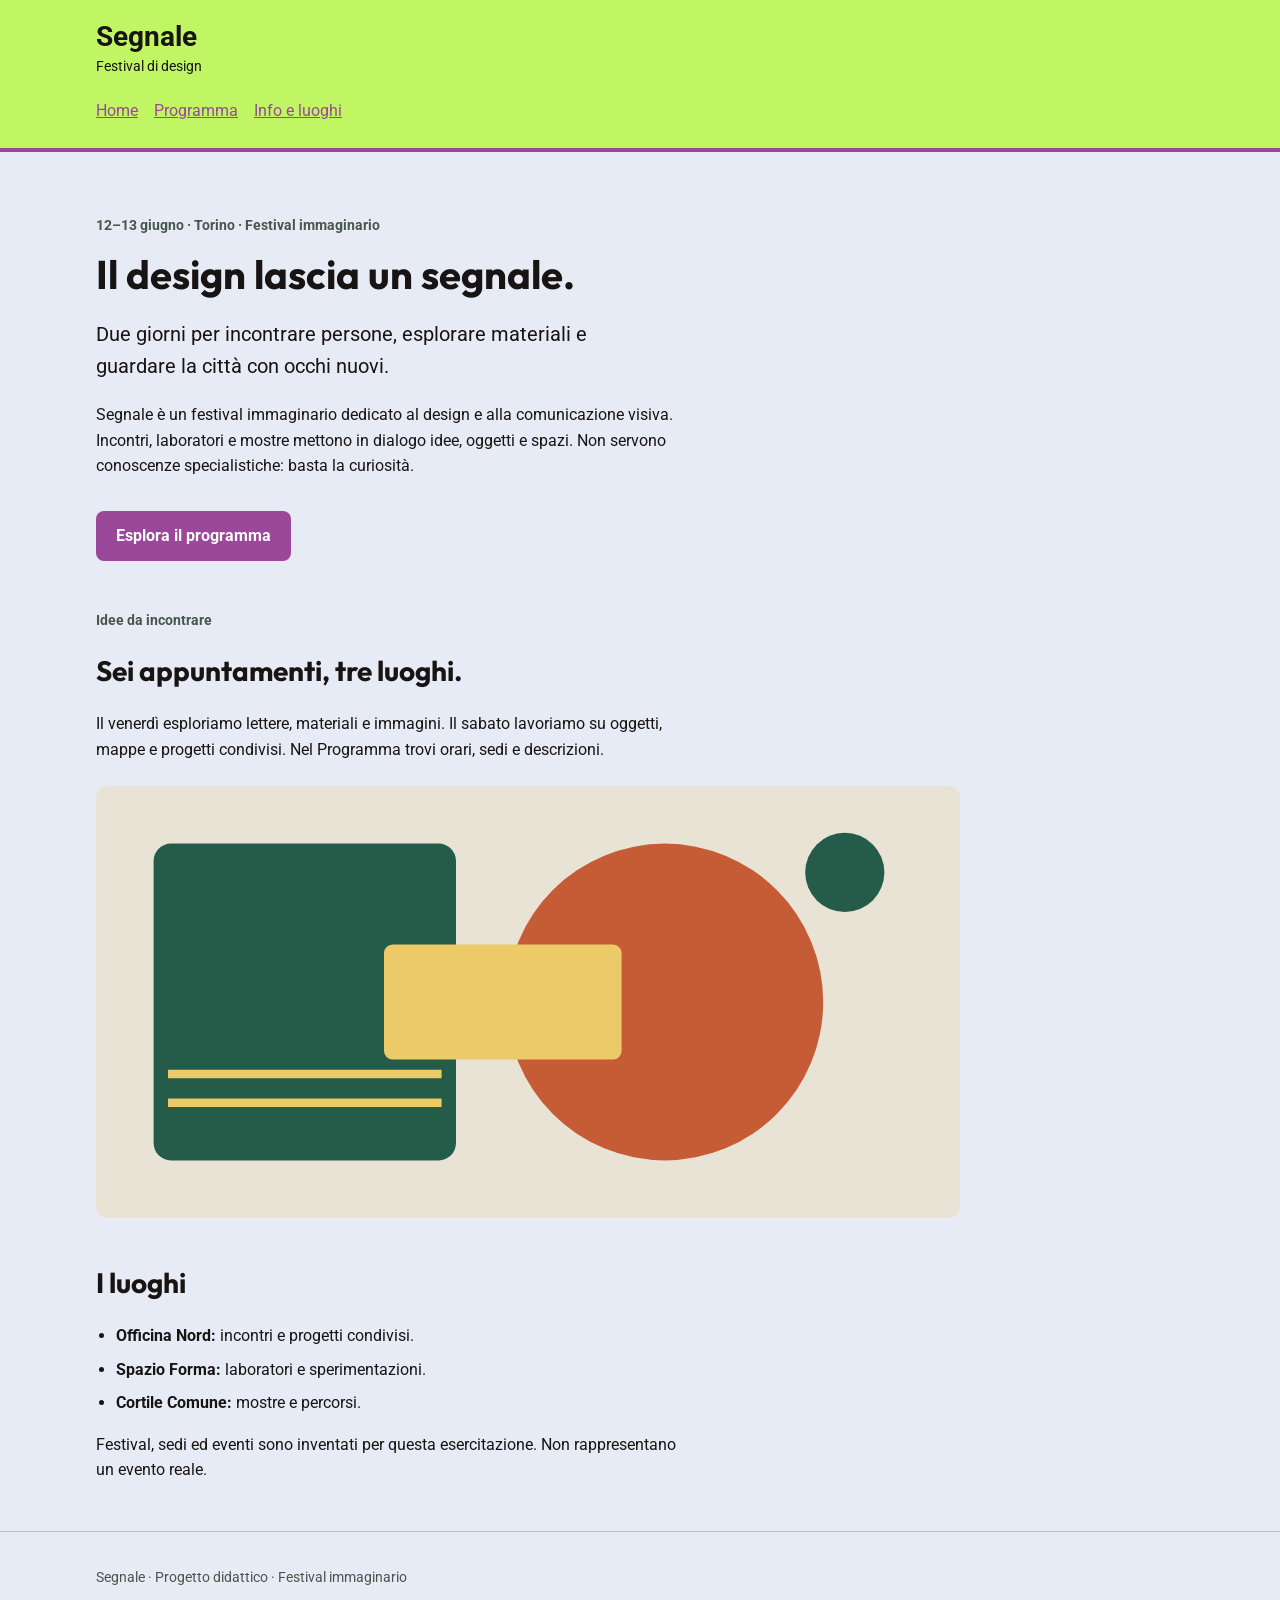
<file: index.html>
<!doctype html>
<html lang="it">
<head>
  <meta charset="utf-8">
  <meta name="viewport" content="width=device-width, initial-scale=1">
  <title>Segnale — Festival di design</title>

  <link rel="stylesheet" href="style.css">
  <link rel="preconnect" href="https://fonts.googleapis.com">
  <link rel="preconnect" href="https://fonts.gstatic.com" crossorigin>
  <link href="https://fonts.googleapis.com/css2?family=Outfit:wght@400;500;600;700&family=Roboto:wght@400;500;700&display=swap" rel="stylesheet">
</head>
<body>
  <a class="skip-link" href="#contenuto">Vai al contenuto</a>
  <header class="site-header">
    <div class="container">
      <a class="brand" href="index.html">Segnale<span>Festival di design</span></a>
      <nav aria-label="Navigazione principale">
        <a href="index.html" aria-current="page">Home</a>
        <a href="programma.html">Programma</a>
        <a href="info.html">Info e luoghi</a>
      </nav>
    </div>
  </header>

  <main id="contenuto" class="container">
    <section class="intro" aria-labelledby="titolo-home">
      <p class="eyebrow">12–13 giugno · Torino · Festival immaginario</p>
      <h1 id="titolo-home">Il design lascia un segnale.</h1>
      <p class="lead">Due giorni per incontrare persone, esplorare materiali e guardare la città con occhi nuovi.</p>
      <p class="reading-text">Segnale è un festival immaginario dedicato al design e alla comunicazione visiva. Incontri, laboratori e mostre mettono in dialogo idee, oggetti e spazi. Non servono conoscenze specialistiche: basta la curiosità.</p>
      <a class="button-link" href="programma.html">Esplora il programma</a>
    </section>

    <section class="content-section" aria-labelledby="titolo-festival">
      <p class="eyebrow">Idee da incontrare</p>
      <h2 id="titolo-festival">Sei appuntamenti, tre luoghi.</h2>
      <p class="reading-text">Il venerdì esploriamo lettere, materiali e immagini. Il sabato lavoriamo su oggetti, mappe e progetti condivisi. Nel Programma trovi orari, sedi e descrizioni.</p>
      <img class="festival-image" src="assets/festival.svg" alt="Composizione geometrica di cerchi e rettangoli nei colori del festival" width="1200" height="600">
    </section>

    <section class="content-section" aria-labelledby="titolo-luoghi">
      <h2 id="titolo-luoghi">I luoghi</h2>
      <ul class="venues">
        <li><strong>Officina Nord:</strong> incontri e progetti condivisi.</li>
        <li><strong>Spazio Forma:</strong> laboratori e sperimentazioni.</li>
        <li><strong>Cortile Comune:</strong> mostre e percorsi.</li>
      </ul>
      <p class="reading-text">Festival, sedi ed eventi sono inventati per questa esercitazione. Non rappresentano un evento reale.</p>
    </section>
  </main>

  <footer class="site-footer"><div class="container"><p>Segnale · Progetto didattico · Festival immaginario</p></div></footer>
</body>
</html>
</file>
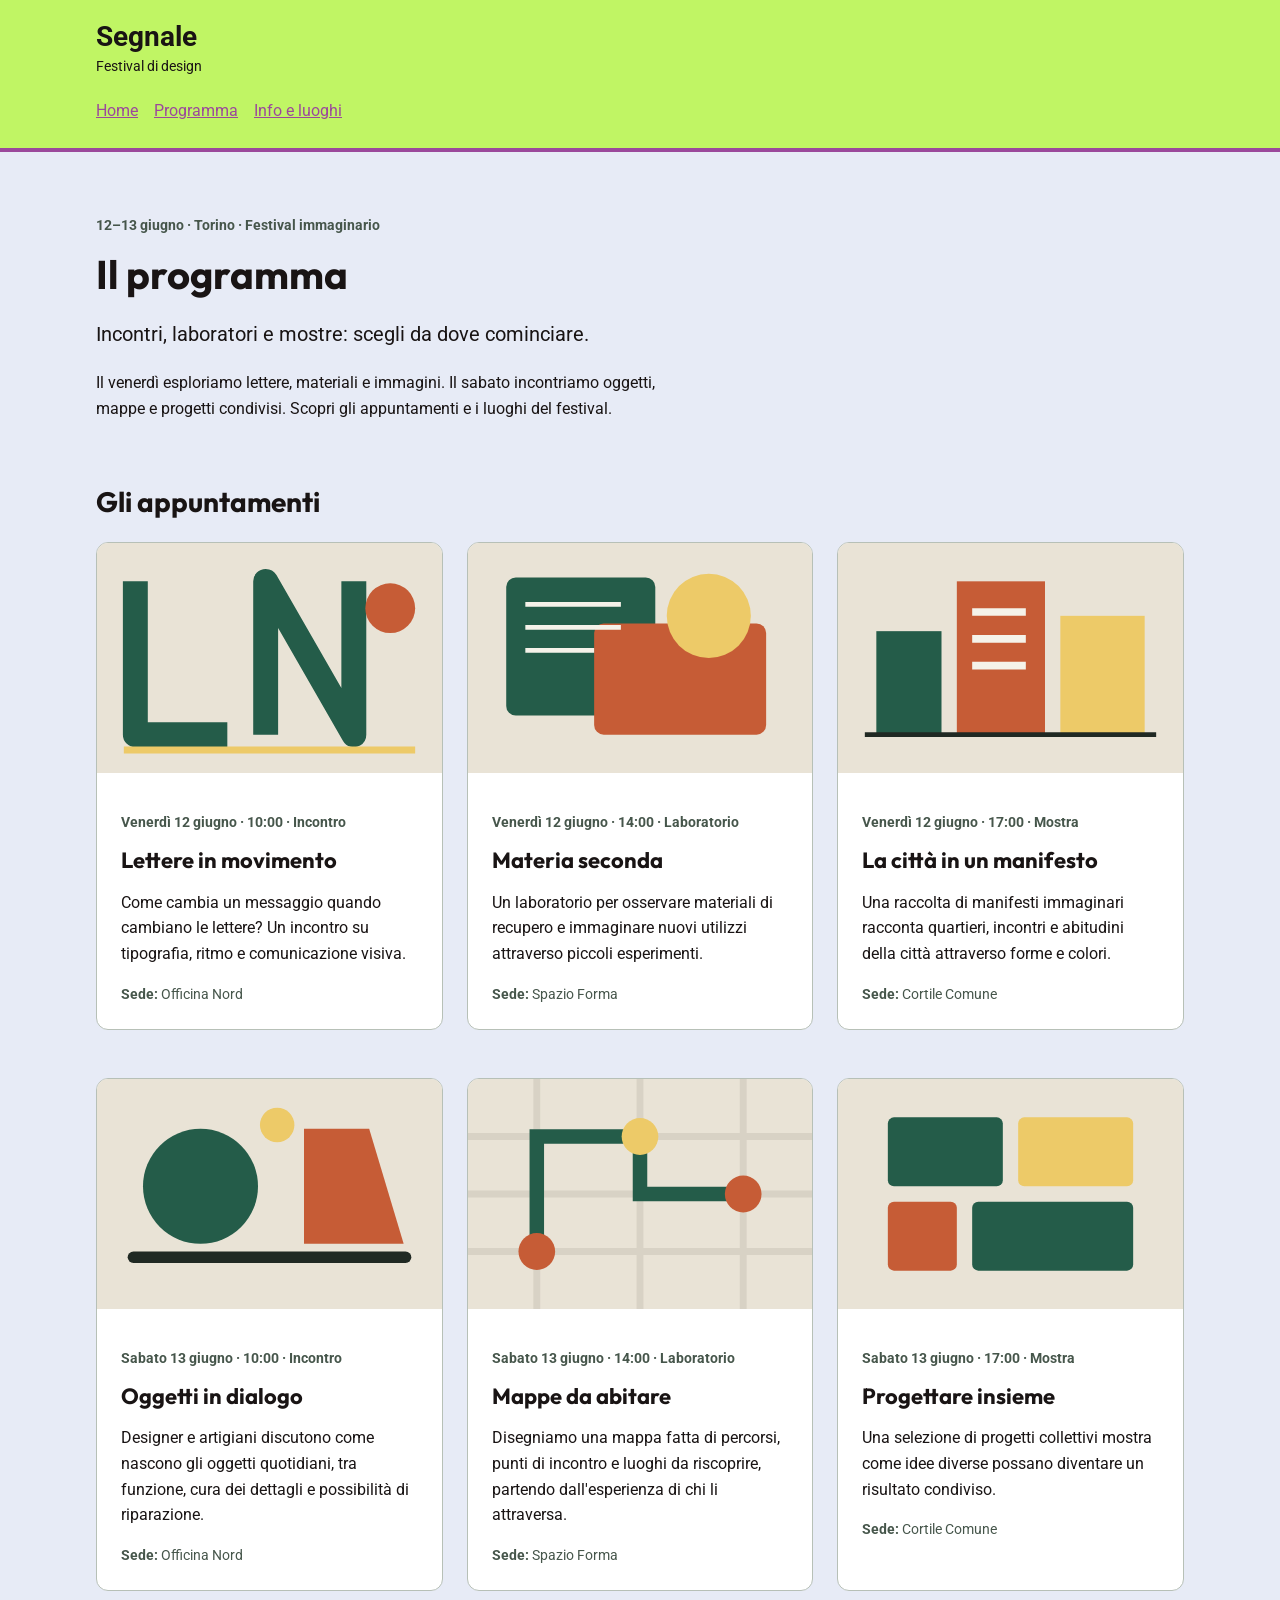
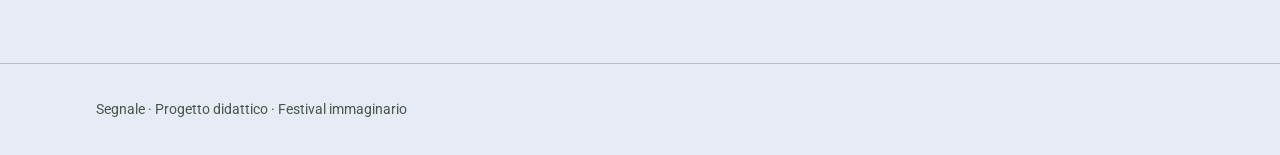
<file: programma.html>
<!doctype html>
<html lang="it">
<head>
  <meta charset="utf-8">
  <meta name="viewport" content="width=device-width, initial-scale=1">
  <title>Segnale — Festival di design</title>

  <link rel="stylesheet" href="style.css">
  <link rel="preconnect" href="https://fonts.googleapis.com">
  <link rel="preconnect" href="https://fonts.gstatic.com" crossorigin>
  <link href="https://fonts.googleapis.com/css2?family=Outfit:wght@400;500;600;700&family=Roboto:wght@400;500;700&display=swap" rel="stylesheet">
</head>
<body>
  <a class="skip-link" href="#contenuto">Vai al contenuto</a>
  <header class="site-header">
    <div class="container">
      <a class="brand" href="index.html">Segnale<span>Festival di design</span></a>
      <nav aria-label="Navigazione principale">
        <a href="index.html">Home</a>
        <a href="programma.html" aria-current="page">Programma</a>
        <a href="info.html">Info e luoghi</a>
      </nav>
    </div>
  </header>

  <main id="contenuto" class="container">
    <section class="intro" aria-labelledby="titolo-programma">
      <p class="eyebrow">12–13 giugno · Torino · Festival immaginario</p>
      <h1 id="titolo-programma">Il programma</h1>
      <p class="lead">Incontri, laboratori e mostre: scegli da dove cominciare.</p>
      <p class="reading-text">Il venerdì esploriamo lettere, materiali e immagini. Il sabato incontriamo oggetti, mappe e progetti condivisi. Scopri gli appuntamenti e i luoghi del festival.</p>
    </section>

    <section class="content-section" aria-labelledby="titolo-eventi">
      <h2 id="titolo-eventi">Gli appuntamenti</h2>
      <div class="event-grid">
        <article class="event-card">
          <img src="assets/lettere-in-movimento.svg" alt="Lettere geometriche disposte su una griglia" width="900" height="600">
          <div class="event-body">
            <p class="event-meta">Venerdì 12 giugno · 10:00 · Incontro</p>
            <h3>Lettere in movimento</h3>
            <p>Come cambia un messaggio quando cambiano le lettere? Un incontro su tipografia, ritmo e comunicazione visiva.</p>
            <p class="event-place"><strong>Sede:</strong> Officina Nord</p>
          </div>
        </article>
        <article class="event-card">
          <img src="assets/materia-seconda.svg" alt="Forme sovrapposte che richiamano campioni di materiali" width="900" height="600">
          <div class="event-body">
            <p class="event-meta">Venerdì 12 giugno · 14:00 · Laboratorio</p>
            <h3>Materia seconda</h3>
            <p>Un laboratorio per osservare materiali di recupero e immaginare nuovi utilizzi attraverso piccoli esperimenti.</p>
            <p class="event-place"><strong>Sede:</strong> Spazio Forma</p>
          </div>
        </article>

        <article class="event-card">
          <img src="assets/citta-manifesto.svg" alt="Rettangoli colorati compongono una città astratta." width="900" height="600">
          <div class="event-body">
            <p class="event-meta">Venerdì 12 giugno · 17:00 · Mostra</p>
            <h3>La città in un manifesto</h3>
            <p>Una raccolta di manifesti immaginari racconta quartieri, incontri e abitudini della città attraverso forme e colori.</p>
            <p class="event-place"><strong>Sede:</strong> Cortile Comune</p>
          </div>
        </article>

        <article class="event-card">
          <img src="assets/oggetti-dialogo.svg" alt="Due forme geometriche si fronteggiano sopra una linea comune." width="900" height="600">
          <div class="event-body">
            <p class="event-meta">Sabato 13 giugno · 10:00 · Incontro</p>
            <h3>Oggetti in dialogo</h3>
            <p>Designer e artigiani discutono come nascono gli oggetti quotidiani, tra funzione, cura dei dettagli e possibilità di riparazione.</p>
            <p class="event-place"><strong>Sede:</strong> Officina Nord</p>
          </div>
        </article>

        <article class="event-card">
          <img src="assets/mappe-abitare.svg" alt="Un percorso collega tre punti su una mappa geometrica." width="900" height="600">
          <div class="event-body">
            <p class="event-meta">Sabato 13 giugno · 14:00 · Laboratorio</p>
            <h3>Mappe da abitare</h3>
            <p>Disegniamo una mappa fatta di percorsi, punti di incontro e luoghi da riscoprire, partendo dall'esperienza di chi li attraversa.</p>
            <p class="event-place"><strong>Sede:</strong> Spazio Forma</p>
          </div>
        </article>

        <article class="event-card">
          <img src="assets/progettare-insieme.svg" alt="Moduli di colori diversi si incastrano in una composizione comune." width="900" height="600">
          <div class="event-body">
            <p class="event-meta">Sabato 13 giugno · 17:00 · Mostra</p>
            <h3>Progettare insieme</h3>
            <p>Una selezione di progetti collettivi mostra come idee diverse possano diventare un risultato condiviso.</p>
            <p class="event-place"><strong>Sede:</strong> Cortile Comune</p>
          </div>
        </article>
      </div>
    </section>
  </main>

  <footer class="site-footer"><div class="container"><p>Segnale · Progetto didattico · Festival immaginario</p></div></footer>
</body>
</html>
</file>
<file: style.css>
/* Stile iniziale: tipografia, colori e variabili CSS sono già predisposti.
   Lavoreremo su collegamenti, CSS condiviso e disposizione delle schede. */

/* Scelte comuni: ogni regola usa var() per richiamarne il valore. */
:root {
  --colore-primario: #9B489B;
  --colore-primario-scuro: #7F557D;
  --colore-sfondo:#DAE0F2A3  ;
  --colore-testo: #191414;
  --font-testo: Roboto, Helvetica, arial, sans-serif;
  --font-titoli: Outfit, Helvetica, arial, sans-serif;
}

* {
  box-sizing: border-box;
}

body {
  margin: 0;
  background: var(--colore-sfondo);
  color: var(--colore-testo);
  font-family: var(--font-testo);
  font-size: 1rem;
  line-height: 1.6;
}

a {
  color: var(--colore-primario);
}

a:hover {
  text-decoration-thickness: 3px;
}

a:focus-visible {
  outline: 3px solid var(--colore-testo);
  outline-offset: 4px;
}

.container {
  width: 92%;
  max-width: 68rem;
  margin: 0 auto;
}

.site-header {
  position: sticky;
  top: 0;
  z-index: 1000;
  padding: 1.25rem 0;
  border-bottom: 4px solid var(--colore-primario);
  background: #c0f564;
}

.brand {
  display: inline-block;
  color: var(--colore-testo);
  font-size: 1.75rem;
  font-weight: bold;
  line-height: 1.2;
  text-decoration: none;
}

.brand span {
  display: block;
  margin-top: 0.25rem;
  font-size: 0.875rem;
  font-weight: normal;
}

nav {
  display: flex;
  flex-direction: column;
  align-items: flex-start;
  gap: 0.5rem;
  margin-top: 1rem;
}

nav a {
  display: block;
  margin-right: 0;
  padding: 0.25rem 0;
}

@media (min-width: 600px) {
  nav {
    flex-direction: row;
    flex-wrap: wrap;
    align-items: center;
    column-gap: 1rem;
    row-gap: 0.5rem;
  }
}

.intro {
  padding: 3rem 0 1rem;
}

.eyebrow,
.event-meta {
  color: #46564b;
  font-size: 0.875rem;
  font-weight: bold;
}

h1,
h2,
h3 {
  font-family: var(--font-titoli);
  line-height: 1.2;
}

h1 {
  max-width: 18ch;
  margin: 0.75rem 0 1.25rem;
  font-size: 2.5rem;
}

h2 {
  font-size: 1.75rem;
}

h3 {
  margin: 0.5rem 0 0.75rem;
  font-size: 1.375rem;
}

.lead {
  max-width: 48ch;
  font-size: 1.25rem;
}

.reading-text {
  max-width: 65ch;
}

.button-link {
  display: inline-block;
  margin-top: 1rem;
  padding: 0.75rem 1.25rem;
  border-radius: 0.5rem;
  background: var(--colore-primario);
  color: #ffffff;
  font-weight: bold;
  text-decoration: none;
}

.button-link:hover {
  background: var(--colore-primario-scuro);
}

.content-section {
  margin: 2rem 0 3rem;
}

.festival-image {
  display: block;
  width: 100%;
  max-width: 54rem;
  height: auto;
  margin-top: 1.5rem;
  border-radius: 0.75rem;
}

.venues {
  padding-left: 1.25rem;
}

.venues li {
  margin-bottom: 0.5rem;
}

.event-grid {
  display: grid;
  grid-template-columns: 1fr;
  gap: 1.5rem;
}

@media (min-width: 600px) {
  .event-grid {
    grid-template-columns: repeat(2, minmax(0, 1fr));
  }
}

.event-card {
  margin-bottom: 1.5rem;
  overflow: hidden;
  border: 1px solid #b7c0b7;
  border-radius: 0.75rem;
  background: #ffffff;
}

.event-card img {
  display: block;
  width: 100%;
  height: auto;
}

.event-body {
  padding: 1.5rem;
}

.event-body p:last-child {
  margin-bottom: 0;
}

.event-place {
  color: #46564b;
  font-size: 0.875rem;
}

.site-footer {
  padding: 1.25rem 0;
  border-top: 1px solid #b7c0b7;
  color: #46564b;
  font-size: 0.875rem;
}

.skip-link {
  position: absolute;
  top: -6rem;
  left: 1rem;
  padding: 0.75rem 1rem;
  background: #ffffff;
  color: var(--colore-testo);
}

.skip-link:focus {
  top: 1rem;
}

.event-grid {
  display: grid;
  grid-template-columns: 1fr;
}

@media (min-width: 600px) {
  .event-grid {
    grid-template-columns: repeat(2, 1fr);
  }
}

@media (min-width: 1024px) {
  .event-grid {
    grid-template-columns: repeat(3, 1fr);
  }
}

.galleria-luoghi {
  width: 100%;
  max-width: 54rem;
}

.galleria-luoghi figure {
  margin: 0;
}

.galleria-luoghi img {
  display: block;
  width: 100%;
  height: auto;
  max-height: 32rem;
  object-fit: contain;
}

.galleria-luoghi figcaption {
  padding: 0.75rem 3rem;
  text-align: center;
  overflow-wrap: anywhere;
}

.galleria-luoghi .swiper-button-prev,
.galleria-luoghi .swiper-button-next {
  color: var(--colore-primario);
}

.mappa-sedi {
  display: block;
  width: 100%;
  height: 28rem;
  border: 0;
  border-radius: 0.75rem;
}

.content-section[aria-labelledby="titolo-galleria"] {
  margin-bottom: 0 !important;
  padding-bottom: 0 !important;
}

.content-section[aria-labelledby="titolo-come-arrivare"] {
  margin-top: 0 !important;
  padding-top: 0 !important;
}

.content-section[aria-labelledby="titolo-come-arrivare"] > h2 {
  margin-top: 0 !important;
}

.galleria-luoghi {
  position: relative;
  width: 100%;
  max-width: 54rem;
}

.galleria-luoghi figure {
  margin: 0;
}

.galleria-luoghi img {
  display: block;
  width: 100%;
  height: auto;
  max-height: 32rem;
  object-fit: contain;
}

.galleria-luoghi figcaption {
  padding: 0.75rem 3rem;
  text-align: center;
  overflow-wrap: anywhere;
}

.galleria-luoghi .swiper-button-prev,
.galleria-luoghi .swiper-button-next {
  color: var(--colore-primario);
}
</file>
